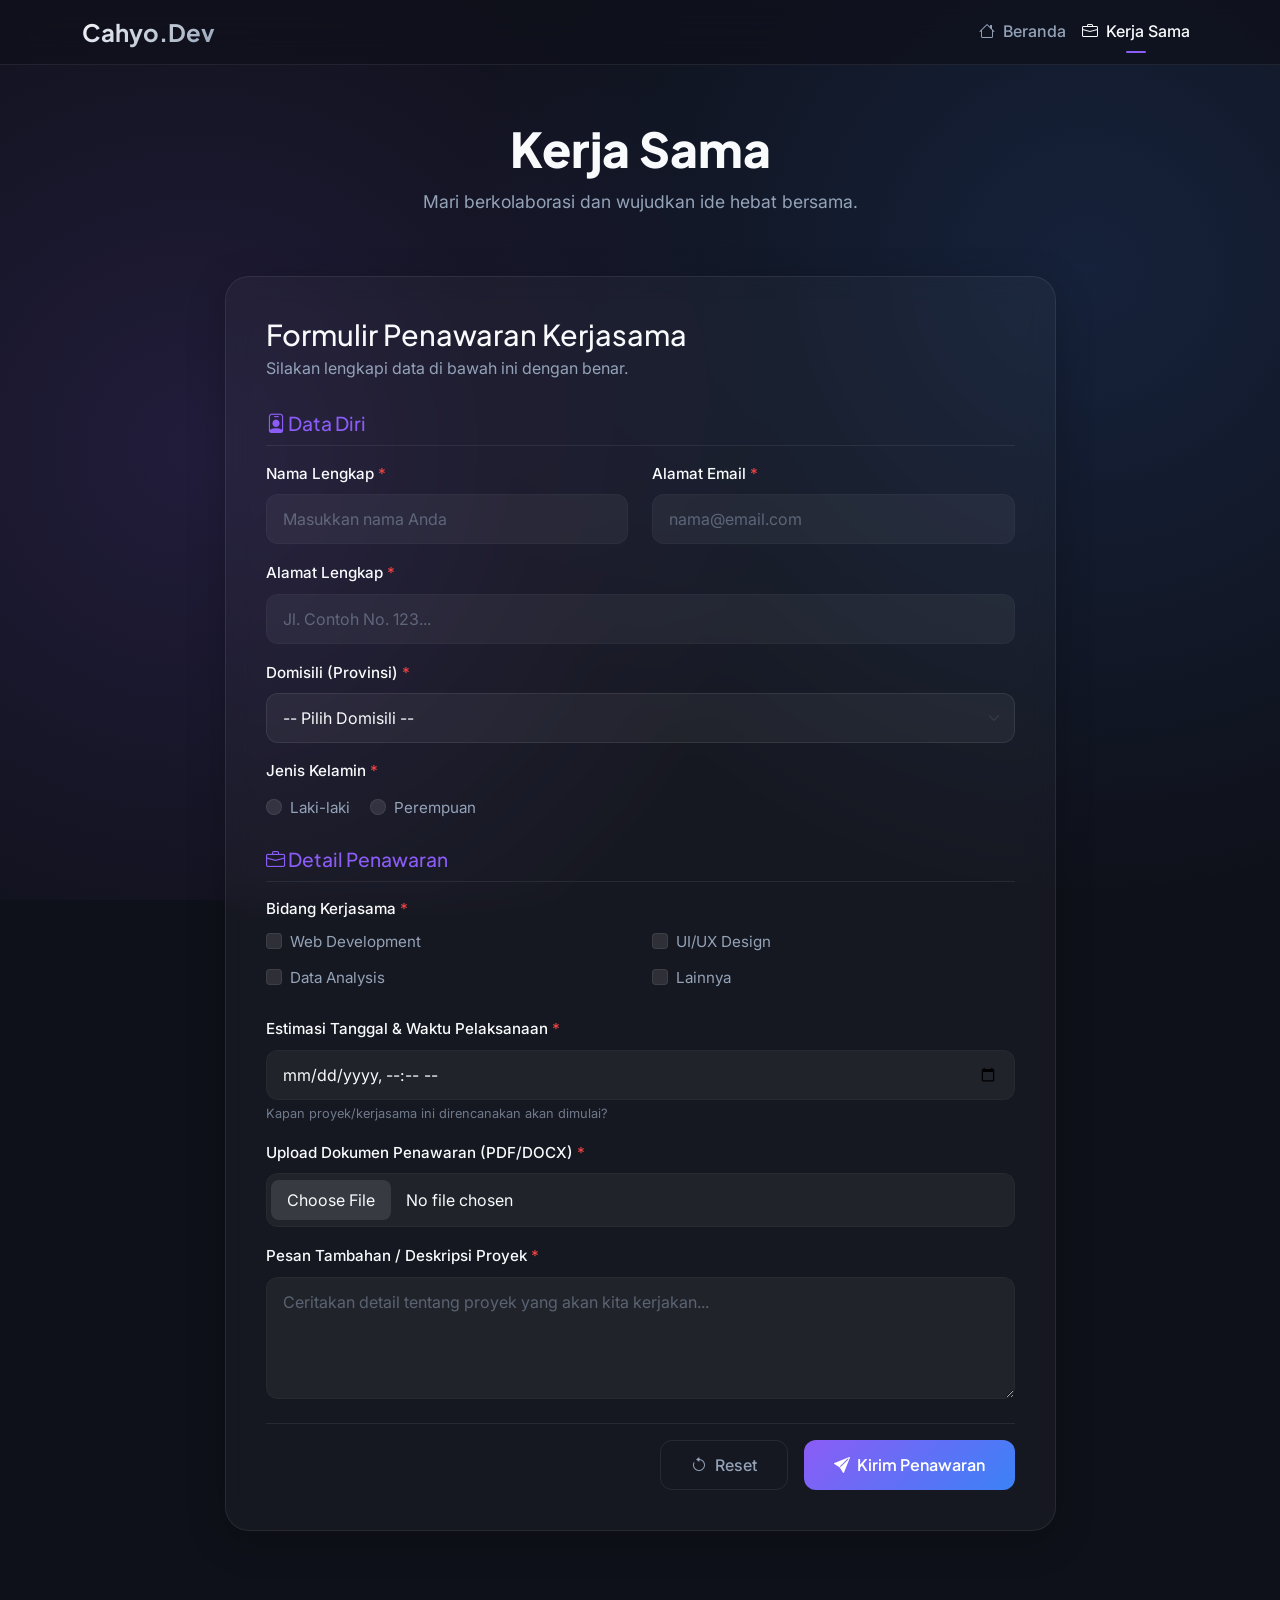
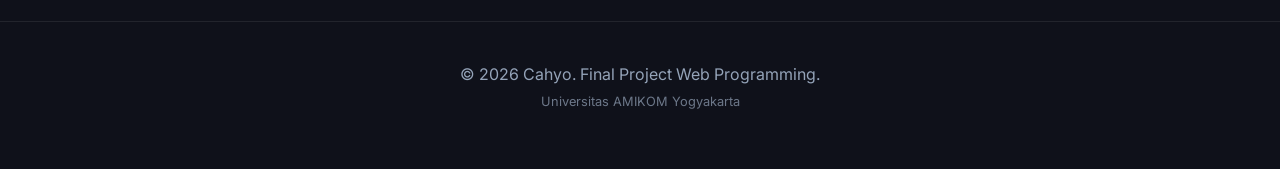
<file: kerjasama.html>
<!DOCTYPE html>
<!--
  Nama     : Cahyo
  NIM      : 25.12.3680
  Kelas    : SI-01
  Tanggal  : 18 Mei 2026
-->
<html lang="id">
<head>
    <meta charset="UTF-8">
    <meta name="viewport" content="width=device-width, initial-scale=1.0">
    <title>Kerja Sama - Premium Edition</title>
    <link href="https://cdn.jsdelivr.net/npm/bootstrap@5.3.2/dist/css/bootstrap.min.css" rel="stylesheet">
    <link rel="stylesheet" href="https://cdn.jsdelivr.net/npm/bootstrap-icons@1.11.1/font/bootstrap-icons.css">
    <link href="https://fonts.googleapis.com/css2?family=Inter:wght@300;400;500;600&family=Plus+Jakarta+Sans:wght@500;600;700;800&display=swap" rel="stylesheet">
    <link rel="stylesheet" href="assets/css/style.css">
</head>
<body>
    <nav class="navbar navbar-expand-lg navbar-dark navbar-glass fixed-top">
        <div class="container">
            <a class="navbar-brand" href="index.html">Cahyo.Dev</a>
            <button class="navbar-toggler border-0" type="button" data-bs-toggle="collapse" data-bs-target="#navbarNav">
                <span class="navbar-toggler-icon"></span>
            </button>
            <div class="collapse navbar-collapse" id="navbarNav">
                <ul class="navbar-nav ms-auto">
                    <li class="nav-item">
                        <a class="nav-link" href="index.html"><i class="bi bi-house me-1"></i> Beranda</a>
                    </li>
                    <li class="nav-item">
                        <a class="nav-link active" href="kerjasama.html"><i class="bi bi-briefcase me-1"></i> Kerja Sama</a>
                    </li>
                </ul>
            </div>
        </div>
    </nav>

    <header class="hero-section">
        <div class="container">
            <h1 class="hero-title">Kerja Sama</h1>
            <p class="hero-subtitle">Mari berkolaborasi dan wujudkan ide hebat bersama.</p>
        </div>
    </header>

    <div class="container">
        <div class="row justify-content-center">
            <div class="col-lg-9">
                <div class="form-card">
                    <h2 class="form-title">Formulir Penawaran Kerjasama</h2>
                    <p class="form-desc">Silakan lengkapi data di bawah ini dengan benar.</p>

                    <form action="#" method="POST" id="partnershipForm">
                        <h3 class="form-section-title"><i class="bi bi-person-badge"></i> Data Diri</h3>
                        
                        <div class="row mb-3">
                            <div class="col-md-6 mb-3 mb-md-0">
                                <label for="namaLengkap" class="form-label">Nama Lengkap <span>*</span></label>
                                <input type="text" class="form-control" id="namaLengkap" placeholder="Masukkan nama Anda" required>
                            </div>
                            <div class="col-md-6">
                                <label for="emailAddress" class="form-label">Alamat Email <span>*</span></label>
                                <input type="email" class="form-control" id="emailAddress" placeholder="nama@email.com" required>
                            </div>
                        </div>

                        <div class="mb-3">
                            <label for="alamat" class="form-label">Alamat Lengkap <span>*</span></label>
                            <input type="text" class="form-control" id="alamat" placeholder="Jl. Contoh No. 123..." required>
                        </div>

                        <div class="mb-3">
                            <label for="domisili" class="form-label">Domisili (Provinsi) <span>*</span></label>
                            <select class="form-select" id="domisili" required>
                                <option value="" selected disabled>-- Pilih Domisili --</option>
                                <option value="DKI Jakarta">DKI Jakarta</option>
                                <option value="Jawa Barat">Jawa Barat</option>
                                <option value="Jawa Tengah">Jawa Tengah</option>
                                <option value="DI Yogyakarta">DI Yogyakarta</option>
                                <option value="Jawa Timur">Jawa Timur</option>
                                <option value="Luar Jawa">Luar Pulau Jawa</option>
                            </select>
                        </div>

                        <div class="mb-4">
                            <label class="form-label d-block">Jenis Kelamin <span>*</span></label>
                            <div class="form-check form-check-inline mt-1">
                                <input class="form-check-input" type="radio" name="jenisKelamin" id="jkLaki" value="Laki-laki" required>
                                <label class="form-check-label" for="jkLaki">Laki-laki</label>
                            </div>
                            <div class="form-check form-check-inline">
                                <input class="form-check-input" type="radio" name="jenisKelamin" id="jkPerempuan" value="Perempuan">
                                <label class="form-check-label" for="jkPerempuan">Perempuan</label>
                            </div>
                        </div>

                        <h3 class="form-section-title"><i class="bi bi-briefcase"></i> Detail Penawaran</h3>

                        <div class="mb-3">
                            <label class="form-label d-block">Bidang Kerjasama <span>*</span></label>
                            <div class="row mt-2">
                                <div class="col-sm-6 mb-2">
                                    <div class="form-check">
                                        <input class="form-check-input" type="checkbox" id="bidangWeb" value="Web Development">
                                        <label class="form-check-label" for="bidangWeb">Web Development</label>
                                    </div>
                                </div>
                                <div class="col-sm-6 mb-2">
                                    <div class="form-check">
                                        <input class="form-check-input" type="checkbox" id="bidangUIUX" value="UI/UX Design">
                                        <label class="form-check-label" for="bidangUIUX">UI/UX Design</label>
                                    </div>
                                </div>
                                <div class="col-sm-6 mb-2">
                                    <div class="form-check">
                                        <input class="form-check-input" type="checkbox" id="bidangData" value="Data Analysis">
                                        <label class="form-check-label" for="bidangData">Data Analysis</label>
                                    </div>
                                </div>
                                <div class="col-sm-6 mb-2">
                                    <div class="form-check">
                                        <input class="form-check-input" type="checkbox" id="bidangLain" value="Lainnya">
                                        <label class="form-check-label" for="bidangLain">Lainnya</label>
                                    </div>
                                </div>
                            </div>
                        </div>

                        <div class="mb-3">
                            <label for="waktuPelaksanaan" class="form-label">Estimasi Tanggal & Waktu Pelaksanaan <span>*</span></label>
                            <input type="datetime-local" class="form-control" id="waktuPelaksanaan" required>
                            <div class="form-text form-helper-text">Kapan proyek/kerjasama ini direncanakan akan dimulai?</div>
                        </div>

                        <div class="mb-3">
                            <label for="filePenawaran" class="form-label">Upload Dokumen Penawaran (PDF/DOCX) <span>*</span></label>
                            <input class="form-control" type="file" id="filePenawaran" accept=".pdf,.doc,.docx" required>
                        </div>

                        <div class="mb-4">
                            <label for="pesanTambahan" class="form-label">Pesan Tambahan / Deskripsi Proyek <span>*</span></label>
                            <textarea class="form-control" id="pesanTambahan" rows="4" placeholder="Ceritakan detail tentang proyek yang akan kita kerjakan..." required></textarea>
                        </div>

                        <div class="d-flex gap-3 justify-content-end mt-4 pt-3 form-actions">
                            <button type="reset" class="btn btn-reset">
                                <i class="bi bi-arrow-counterclockwise me-1"></i> Reset
                            </button>
                            <button type="submit" class="btn btn-submit">
                                <i class="bi bi-send-fill me-1"></i> Kirim Penawaran
                            </button>
                        </div>
                    </form>
                </div>
            </div>
        </div>
    </div>

    <footer class="footer">
        <div class="container">
            <p class="mb-0">&copy; 2026 Cahyo. Final Project Web Programming.</p>
            <p class="footer-subtitle">Universitas AMIKOM Yogyakarta</p>
        </div>
    </footer>

    <script src="https://cdn.jsdelivr.net/npm/bootstrap@5.3.2/dist/js/bootstrap.bundle.min.js"></script>
    <script src="assets/js/script.js"></script>
</body>
</html>
</file>
<file: assets/css/style.css>
/* assets/css/style.css */
:root {
    --bg-dark: #0f111a;
    --bg-card: rgba(255, 255, 255, 0.03);
    --border-glass: rgba(255, 255, 255, 0.08);
    --accent-primary: #8b5cf6;
    --accent-secondary: #3b82f6;
    --text-primary: #f8fafc;
    --text-secondary: #94a3b8;
    --font-heading: 'Plus Jakarta Sans', sans-serif;
    --font-body: 'Inter', sans-serif;
}

body {
    background-color: var(--bg-dark);
    color: var(--text-primary);
    font-family: var(--font-body);
    overflow-x: hidden;
    background-image:
        radial-gradient(circle at 15% 50%, rgba(139, 92, 246, 0.15) 0%, transparent 50%),
        radial-gradient(circle at 85% 30%, rgba(59, 130, 246, 0.15) 0%, transparent 50%);
    background-attachment: fixed;
    line-height: 1.6;
}

.navbar-glass {
    background: rgba(15, 17, 26, 0.7);
    backdrop-filter: blur(16px);
    -webkit-backdrop-filter: blur(16px);
    border-bottom: 1px solid var(--border-glass);
}

.navbar-brand {
    font-family: var(--font-heading);
    font-weight: 700;
    background: linear-gradient(135deg, var(--text-primary), var(--text-secondary));
    -webkit-background-clip: text;
    -webkit-text-fill-color: transparent;
    font-size: 1.5rem;
}

.nav-link {
    color: var(--text-secondary) !important;
    font-weight: 500;
    transition: all 0.3s ease;
    position: relative;
}

.nav-link:hover,
.nav-link.active {
    color: var(--text-primary) !important;
}

.nav-link.active::after {
    content: '';
    position: absolute;
    bottom: 0;
    left: 50%;
    transform: translateX(-50%);
    width: 20px;
    height: 2px;
    background: var(--accent-primary);
    border-radius: 2px;
}

.hero-section {
    padding: 120px 0 60px;
    text-align: center;
}

.hero-title {
    font-family: var(--font-heading);
    font-weight: 800;
    font-size: 3rem;
    color: var(--text-primary);
    margin-bottom: 10px;
    animation: fadeInDown 1s ease-out;
}

.hero-title span {
    background: linear-gradient(135deg, var(--accent-primary), var(--accent-secondary));
    -webkit-background-clip: text;
    -webkit-text-fill-color: transparent;
}

.hero-subtitle {
    color: var(--text-secondary);
    font-size: 1.1rem;
    max-width: 700px;
    margin: 0 auto;
    animation: fadeInUp 1s ease-out 0.3s backwards;
}

.glass-card {
    background: var(--bg-card);
    backdrop-filter: blur(12px);
    -webkit-backdrop-filter: blur(12px);
    border: 1px solid var(--border-glass);
    border-radius: 24px;
    padding: 30px;
    margin-bottom: 30px;
    transition: transform 0.3s ease, box-shadow 0.3s ease;
    box-shadow: 0 8px 32px rgba(0, 0, 0, 0.2);
}

.glass-card:hover {
    transform: translateY(-5px);
    box-shadow: 0 12px 40px rgba(0, 0, 0, 0.3);
    border-color: rgba(255, 255, 255, 0.15);
}

.card-title-custom {
    font-family: var(--font-heading);
    font-size: 1.5rem;
    font-weight: 700;
    margin-bottom: 25px;
    display: flex;
    align-items: center;
    gap: 12px;
    color: var(--text-primary);
}

.card-title-custom i {
    color: var(--accent-primary);
    background: rgba(139, 92, 246, 0.1);
    padding: 10px;
    border-radius: 12px;
}

.profile-img-container {
    width: 180px;
    height: 180px;
    border-radius: 50%;
    padding: 5px;
    background: linear-gradient(135deg, var(--accent-primary), var(--accent-secondary));
    flex-shrink: 0;
    margin: 0 auto;
}

.profile-img {
    width: 100%;
    height: 100%;
    border-radius: 50%;
    object-fit: cover;
    border: 4px solid var(--bg-dark);
}

.profile-text {
    color: var(--text-secondary);
}

.profile-text strong {
    color: var(--text-primary);
    font-weight: 600;
}

.profile-text em {
    color: var(--accent-secondary);
    font-style: italic;
}

.profile-text mark {
    background: rgba(139, 92, 246, 0.2);
    color: var(--accent-primary);
    padding: 2px 6px;
    border-radius: 4px;
}

.stats-tags {
    display: flex;
    flex-wrap: wrap;
    gap: 10px;
    margin-top: 20px;
}

.stat-tag {
    background: rgba(255, 255, 255, 0.05);
    padding: 6px 14px;
    border-radius: 20px;
    font-size: 0.85rem;
    color: var(--text-primary);
    border: 1px solid var(--border-glass);
    display: flex;
    align-items: center;
    gap: 6px;
}

.stat-tag i {
    color: var(--accent-secondary);
}

.timeline {
    position: relative;
    padding-left: 30px;
    list-style: none;
    margin-bottom: 0;
}

.timeline::before {
    content: '';
    position: absolute;
    left: 0;
    top: 0;
    bottom: 0;
    width: 2px;
    background: var(--border-glass);
}

.timeline-item {
    position: relative;
    padding-bottom: 20px;
}

.timeline-item:last-child {
    padding-bottom: 0;
}

.timeline-item::before {
    content: '';
    position: absolute;
    left: -35px;
    top: 5px;
    width: 12px;
    height: 12px;
    border-radius: 50%;
    background: var(--accent-primary);
    box-shadow: 0 0 10px var(--accent-primary);
}

.timeline-subtitle {
    font-size: 0.8rem;
    color: var(--accent-secondary);
    font-weight: 600;
}

.timeline-title {
    color: var(--text-primary);
    margin-bottom: 2px;
}

.custom-table {
    color: var(--text-secondary);
    border-collapse: separate;
    border-spacing: 0 8px;
    width: 100%;
    font-size: 0.9rem;
}

.custom-table th {
    color: var(--text-primary);
    font-weight: 600;
    padding: 12px;
    border-bottom: 1px solid var(--border-glass);
}

.custom-table td {
    background: rgba(255, 255, 255, 0.02);
    padding: 12px;
    vertical-align: middle;
}

.custom-table tr td:first-child {
    border-radius: 12px 0 0 12px;
}

.custom-table tr td:last-child {
    border-radius: 0 12px 12px 0;
}

.progress-bar-container {
    height: 6px;
    background-color: var(--border-glass);
    border-radius: 3px;
    overflow: hidden;
    width: 100%;
    margin-top: 8px;
}

.progress-fill {
    height: 100%;
    background: linear-gradient(90deg, var(--accent-primary), var(--accent-secondary));
    border-radius: 3px;
}

.skill-category {
    color: var(--text-primary);
    font-weight: 500;
}

.project-card {
    background: rgba(255, 255, 255, 0.02);
    border: 1px solid var(--border-glass);
    border-radius: 16px;
    overflow: hidden;
    margin-bottom: 20px;
    transition: all 0.3s ease;
}

.project-card:hover {
    transform: translateY(-5px);
    border-color: var(--accent-primary);
}

.project-img {
    width: 100%;
    height: 180px;
    object-fit: cover;
    border-bottom: 1px solid var(--border-glass);
}

.project-content {
    padding: 20px;
}

.project-title {
    font-family: var(--font-heading);
    font-size: 1.1rem;
    font-weight: 700;
    color: var(--text-primary);
    margin-bottom: 5px;
}

.project-category {
    font-size: 0.8rem;
    color: var(--accent-secondary);
    margin-bottom: 15px;
    text-transform: uppercase;
    letter-spacing: 1px;
}

.project-desc {
    font-size: 0.85rem;
    color: var(--text-secondary);
}

.tech-tags {
    display: flex;
    flex-wrap: wrap;
    gap: 8px;
}

.tech-tag {
    background: rgba(255, 255, 255, 0.05);
    padding: 4px 10px;
    border-radius: 20px;
    font-size: 0.75rem;
    color: var(--text-secondary);
    border: 1px solid var(--border-glass);
}

.video-container {
    position: relative;
    padding-bottom: 56.25%;
    height: 0;
    border-radius: 16px;
    overflow: hidden;
    box-shadow: 0 10px 30px rgba(0, 0, 0, 0.3);
    border: 1px solid var(--border-glass);
    margin-bottom: 20px;
}

.video-container iframe {
    position: absolute;
    top: 0;
    left: 0;
    width: 100%;
    height: 100%;
}

.social-links {
    display: flex;
    flex-direction: column;
    gap: 12px;
}

.social-btn {
    display: flex;
    align-items: center;
    gap: 15px;
    padding: 12px 20px;
    background: rgba(255, 255, 255, 0.03);
    border: 1px solid var(--border-glass);
    border-radius: 12px;
    color: var(--text-secondary);
    text-decoration: none;
    transition: all 0.3s ease;
    font-weight: 500;
}

.social-btn:hover {
    background: var(--accent-primary);
    color: white;
    transform: translateX(5px);
    border-color: transparent;
}

.social-btn i {
    font-size: 1.2rem;
}

.icon-white { color: #ffffff; }
.icon-linkedin { color: #0a66c2; }
.icon-instagram { color: #e1306c; }
.icon-globe { color: #06b6d4; }

.cta-card {
    background: linear-gradient(135deg, rgba(139, 92, 246, 0.1), rgba(59, 130, 246, 0.1));
    text-align: center;
}

.cta-title {
    font-family: var(--font-heading);
    color: var(--text-primary);
    margin-bottom: 15px;
}

.cta-desc {
    font-size: 0.9rem;
    margin-bottom: 20px;
}

.btn-cta {
    background: var(--accent-primary);
    color: white;
    padding: 12px;
    border-radius: 12px;
    font-weight: 600;
}

.footer {
    text-align: center;
    padding: 40px 0;
    color: var(--text-secondary);
    border-top: 1px solid var(--border-glass);
    margin-top: 50px;
}

.footer-subtitle {
    font-size: 0.8rem;
    opacity: 0.7;
    margin-top: 5px;
}

.form-card {
    background: var(--bg-card);
    backdrop-filter: blur(12px);
    -webkit-backdrop-filter: blur(12px);
    border: 1px solid var(--border-glass);
    border-radius: 24px;
    padding: 40px;
    margin-bottom: 40px;
    box-shadow: 0 10px 40px rgba(0, 0, 0, 0.2);
    animation: fadeInUp 0.8s ease-out 0.4s backwards;
}

.form-title {
    font-family: var(--font-heading);
    font-size: 1.8rem;
    margin-bottom: 5px;
}

.form-desc {
    color: var(--text-secondary);
    margin-bottom: 30px;
}

.form-label {
    font-weight: 500;
    color: var(--text-primary);
    margin-bottom: 8px;
    font-size: 0.95rem;
}

.form-label span {
    color: #ef4444;
}

.form-control, .form-select {
    background-color: rgba(255, 255, 255, 0.05);
    border: 1px solid var(--border-glass);
    color: var(--text-primary);
    border-radius: 12px;
    padding: 12px 16px;
    transition: all 0.3s ease;
}

.form-control:focus, .form-select:focus {
    background-color: rgba(255, 255, 255, 0.08);
    border-color: var(--accent-primary);
    box-shadow: 0 0 0 4px rgba(139, 92, 246, 0.15);
    color: var(--text-primary);
}

.form-control::placeholder {
    color: rgba(148, 163, 184, 0.5);
}

.form-select option {
    background-color: var(--bg-dark);
    color: var(--text-primary);
}

.form-check-input {
    background-color: rgba(255, 255, 255, 0.1);
    border-color: var(--border-glass);
}

.form-check-input:checked {
    background-color: var(--accent-primary);
    border-color: var(--accent-primary);
}

.form-check-input:focus {
    box-shadow: 0 0 0 4px rgba(139, 92, 246, 0.2);
}

.form-check-label {
    color: var(--text-secondary);
    font-size: 0.95rem;
}

.form-control[type="file"]::file-selector-button {
    background-color: rgba(255, 255, 255, 0.1);
    color: var(--text-primary);
    border: none;
    padding: 8px 16px;
    border-radius: 8px;
    margin-right: 15px;
    transition: all 0.2s ease;
}

.form-control[type="file"]::file-selector-button:hover {
    background-color: var(--accent-primary);
}

.btn-submit {
    background: linear-gradient(135deg, var(--accent-primary), var(--accent-secondary));
    color: white;
    border: none;
    padding: 12px 30px;
    border-radius: 12px;
    font-weight: 600;
    font-family: var(--font-heading);
    transition: transform 0.2s, box-shadow 0.2s;
}

.btn-submit:hover {
    transform: translateY(-2px);
    box-shadow: 0 8px 20px rgba(139, 92, 246, 0.4);
    color: white;
}

.btn-reset {
    background: transparent;
    color: var(--text-secondary);
    border: 1px solid var(--border-glass);
    padding: 12px 30px;
    border-radius: 12px;
    font-weight: 500;
    transition: all 0.2s;
}

.btn-reset:hover {
    background: rgba(255, 255, 255, 0.05);
    color: var(--text-primary);
    border-color: var(--text-secondary);
}

.form-section-title {
    font-family: var(--font-heading);
    color: var(--accent-primary);
    font-size: 1.2rem;
    margin: 25px 0 15px;
    padding-bottom: 10px;
    border-bottom: 1px solid var(--border-glass);
}

.form-helper-text {
    color: rgba(148, 163, 184, 0.7);
    font-size: 0.8rem;
}

.form-actions {
    border-top: 1px solid var(--border-glass);
}

@keyframes fadeInDown {
    from {
        opacity: 0;
        transform: translateY(-20px);
    }
    to {
        opacity: 1;
        transform: translateY(0);
    }
}

@keyframes fadeInUp {
    from {
        opacity: 0;
        transform: translateY(20px);
    }
    to {
        opacity: 1;
        transform: translateY(0);
    }
}
</file>
